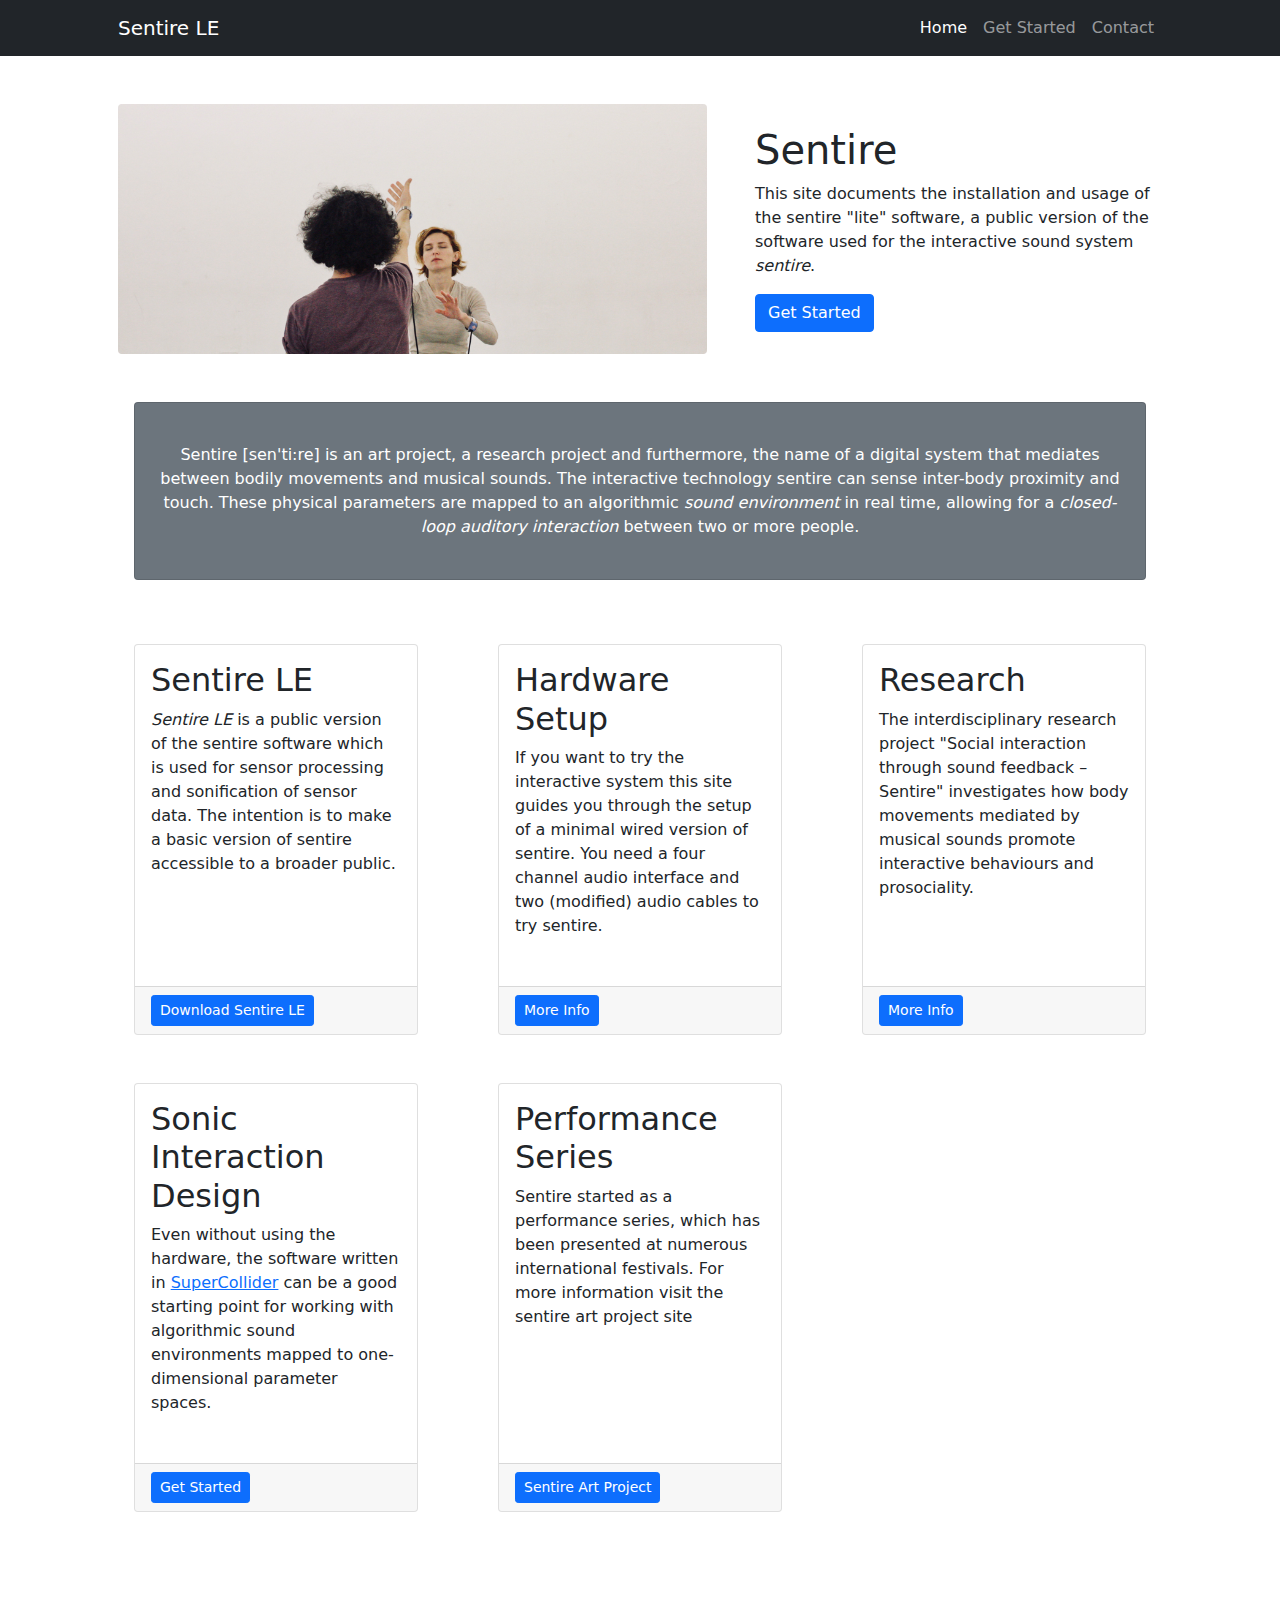
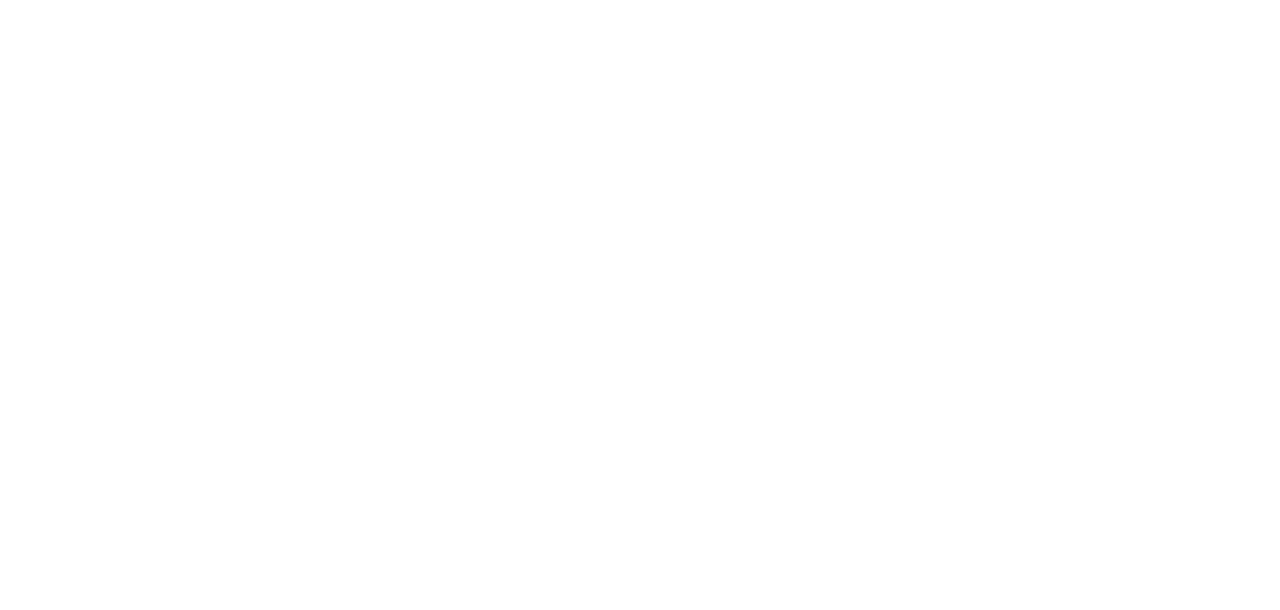
<file: docs/index.html>
<!DOCTYPE html>
<html lang="en">
    <head>
        <meta charset="utf-8" />
        <meta name="viewport" content="width=device-width, initial-scale=1, shrink-to-fit=no" />
        <meta name="description" content="" />
        <meta name="author" content="" />
        <title>Sentire</title>
        <!-- Favicon-->
        <link rel="icon" type="image/x-icon" href="assets/favicon.ico" />
        <!-- Core theme CSS (includes Bootstrap)-->
        <link href="css/styles.css" rel="stylesheet" />
    </head>
    <body>
        <!-- Responsive navbar-->
        <nav class="navbar navbar-expand-lg navbar-dark bg-dark">
            <div class="container px-5">
                <a class="navbar-brand" href="#!">Sentire LE</a>
                <button class="navbar-toggler" type="button" data-bs-toggle="collapse" data-bs-target="#navbarSupportedContent" aria-controls="navbarSupportedContent" aria-expanded="false" aria-label="Toggle navigation"><span class="navbar-toggler-icon"></span></button>
                <div class="collapse navbar-collapse" id="navbarSupportedContent">
                    <ul class="navbar-nav ms-auto mb-2 mb-lg-0">
                        <li class="nav-item"><a class="nav-link active" aria-current="page" href="#!">Home</a></li>
                        <li class="nav-item"><a class="nav-link" href="getting-started.html">Get Started</a></li>
                        <li class="nav-item"><a class="nav-link" href="#!">Contact</a></li>
                    </ul>
                </div>
            </div>
        </nav>
        <!-- Page Content-->
        <div class="container px-4 px-lg-5">
            <!-- Heading Row-->
            <div class="row gx-4 gx-lg-5 align-items-center my-5">
                <div class="col-lg-7"><img class="img-fluid rounded mb-4 mb-lg-0" src="assets/sentire_front.jpg" alt="..." /></div>
                <div class="col-lg-5">
                    <h1 class="font-weight-light">Sentire</h1>
                    <p>This site documents the installation and usage of the sentire "lite" software, a public version of the software used for the interactive sound system <i>sentire</i>.
                    </p>
                    <a class="btn btn-primary" href="getting-started.html">Get Started</a>
                </div>
            </div>
            <!-- Call to Action-->
            <div class="card text-white bg-secondary my-5 py-4 text-center">
                <div class="card-body"><p class="text-white m-0">Sentire [sen'ti:re] is an art project, a research project and furthermore, the name of a digital system that mediates between bodily movements and musical sounds. The interactive technology sentire can sense inter-body proximity and touch.

                These physical parameters are mapped to an algorithmic <i>sound environment</i> in real time, allowing for a <i>closed-loop auditory interaction</i> between two or more people.
                </p></div>
            </div>
            <!-- Content Row-->
            <div class="row gx-4 gx-lg-5">
                <div class="col-md-4 mb-5">
                    <div class="card h-100">
                        <div class="card-body">
                            <h2 class="card-title">Sentire LE</h2>
                            <p class="card-text"><i>Sentire LE</i> is a public version of the sentire software which is used for sensor processing and sonification of sensor data. The intention is to make a basic version of sentire accessible to a broader public. 
                            </p>
                        </div>
                        <div class="card-footer"><a class="btn btn-primary btn-sm" href="getting-started.html">Download Sentire LE</a></div>
                    </div>
                </div>
                <div class="col-md-4 mb-5">
                    <div class="card h-100">
                        <div class="card-body">
                            <h2 class="card-title">Hardware Setup</h2>
                            <p class="card-text">If you want to try the interactive system this site guides you through the setup of a minimal wired version of sentire. You need a four channel audio interface and two (modified) audio cables to try sentire. </p>
                        </div>
                        <div class="card-footer"><a class="btn btn-primary btn-sm" href="getting-started.html">More Info</a></div>
                    </div>
                </div>
                <div class="col-md-4 mb-5">
                    <div class="card h-100">
                        <div class="card-body">
                            <h2 class="card-title">Research</h2>
                            <p class="card-text">The interdisciplinary research project "Social interaction through sound feedback – Sentire" investigates how body movements mediated by musical sounds promote interactive behaviours and prosociality.</p>
                        </div>
                        <div class="card-footer"><a class="btn btn-primary btn-sm" target=”_blank” href="https://www.musikundmedien.hu-berlin.de/de/musikwissenschaft/systematik/projekte/sentire-soziale-interaktion-durch-klang-feedback">More Info</a></div>
                    </div>
                </div>
                <div class="col-md-4 mb-5">
                    <div class="card h-100">
                        <div class="card-body">
                            <h2 class="card-title">Sonic Interaction Design</h2>
                            <p class="card-text">Even without using the hardware, the software written in 
                                <a href="https://supercollider.github.io/">SuperCollider</a> can be a good starting point for working with algorithmic sound environments mapped to one-dimensional parameter spaces. </p>
                        </div>
                        <div class="card-footer"><a class="btn btn-primary btn-sm" href="getting-started.html">Get Started</a></div>
                    </div>
                </div>
                <div class="col-md-4 mb-5">
                    <div class="card h-100">
                        <div class="card-body">
                            <h2 class="card-title">Performance Series</h2>
                            <p class="card-text">Sentire started as a performance series, which has been presented at numerous international festivals. For more information visit the sentire art project site
                            </p>
                        </div>
                        <div class="card-footer"><a class="btn btn-primary btn-sm" target=”_blank” href="https://sentire.me/">Sentire Art Project</a></div>
                    </div>
                </div>
            </div>

            <!-- Video -->
            <div class="col align-items-center px-3 my-5">
                <div class="embed-responsive embed-responsive-16by9">
                    <div style="padding:56.25% 0 0 0;position:relative;"><iframe src="https://player.vimeo.com/video/718632271?h=a94bbb5393" style="position:absolute;top:0;left:0;width:100%;height:100%;" frameborder="0" allow="autoplay; fullscreen; picture-in-picture" allowfullscreen></iframe></div><script src="https://player.vimeo.com/api/player.js"></script>
                </div>
            </div>
              
        </div>
        <!-- Footer-->
        <div id="footer"></div>

        <!-- Bootstrap core JS-->
        <script src="https://cdn.jsdelivr.net/npm/bootstrap@5.1.3/dist/js/bootstrap.bundle.min.js"></script>
        
        <!-- JQuery -->
        <script 
            src="https://code.jquery.com/jquery-3.3.1.js"
            integrity="sha256-2Kok7MbOyxpgUVvAk/HJ2jigOSYS2auK4Pfzbm7uH60="
            crossorigin="anonymous"></script>
        
        <!-- Core theme JS-->
        <script src="js/scripts.js"></script>


    </body>
</html>
</file>
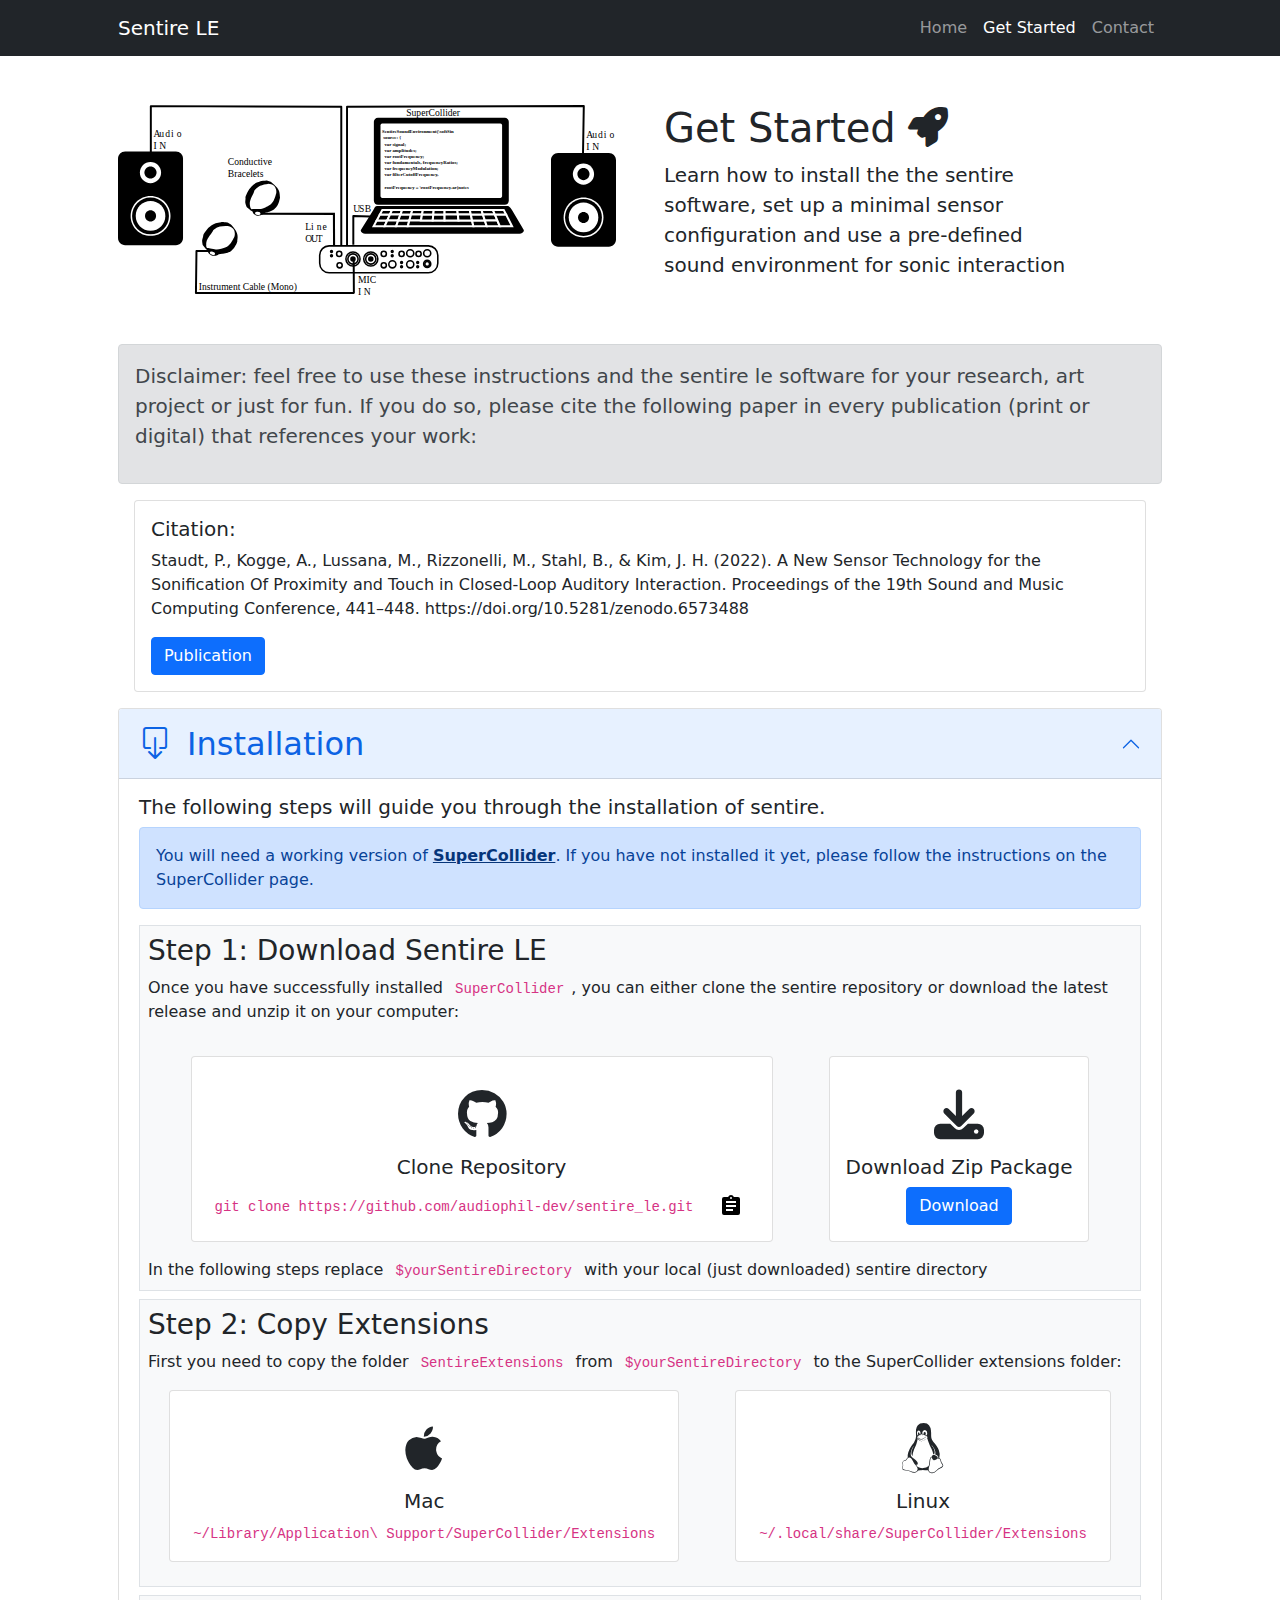
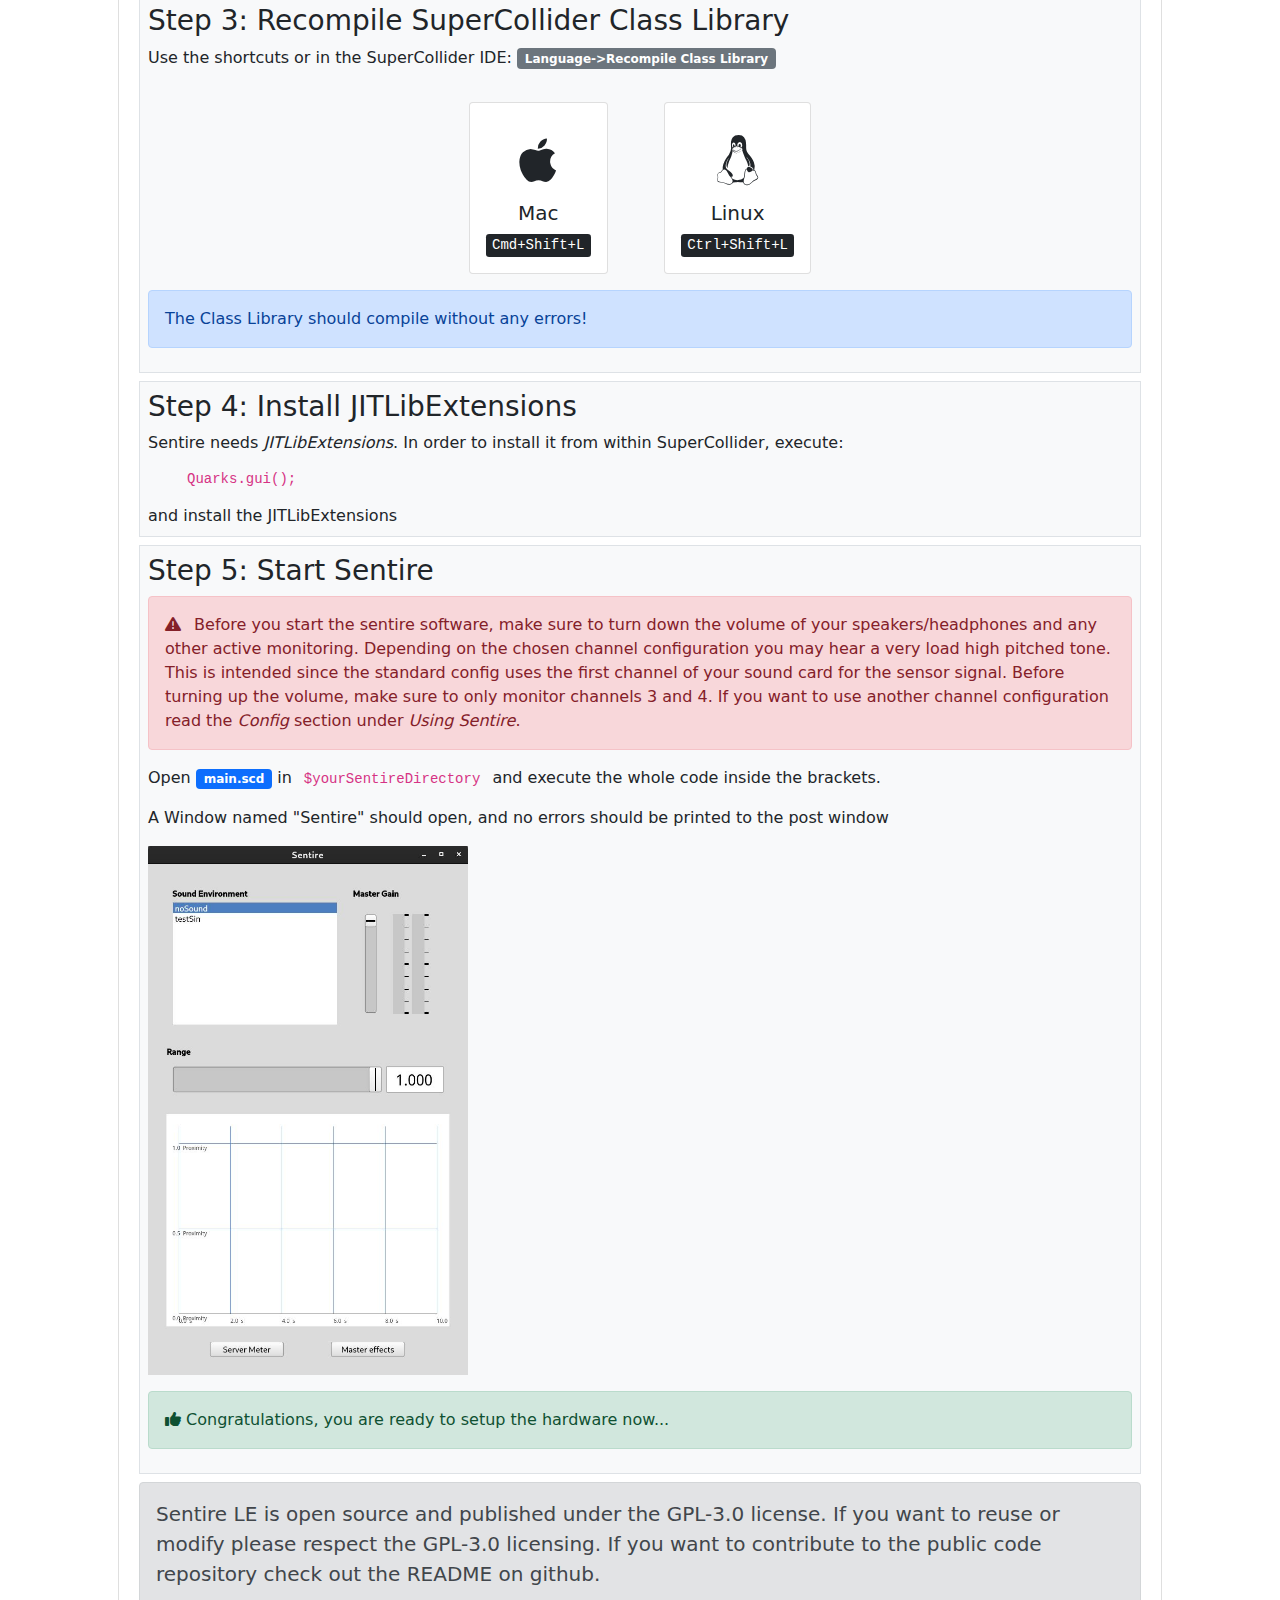
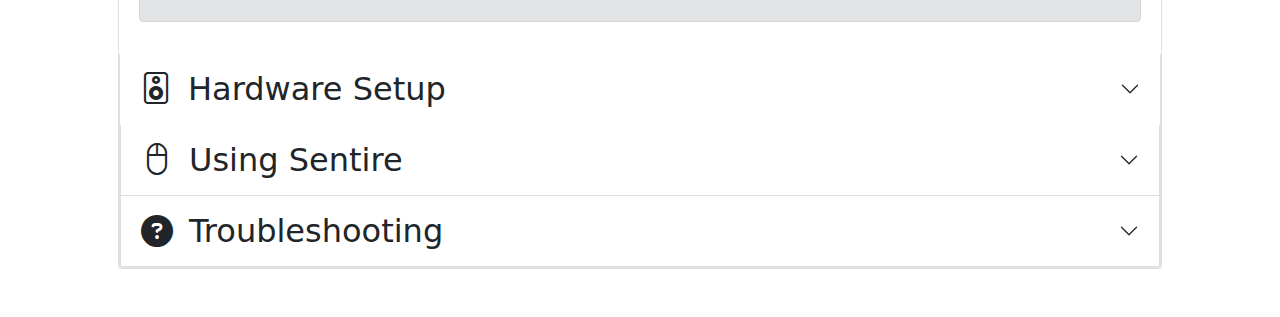
<file: docs/getting-started.html>
<!DOCTYPE html>
<html lang="en">

<head>
    <meta charset="utf-8" />
    <meta name="viewport" content="width=device-width, initial-scale=1, shrink-to-fit=no" />
    <meta name="description" content="" />
    <meta name="author" content="" />
    <title>Sentire</title>

    <!-- Bootstrap Font Icon CSS -->
    <link rel="stylesheet" href="https://cdn.jsdelivr.net/npm/bootstrap-icons@1.5.0/font/bootstrap-icons.css">
    <!-- Favicon-->
    <link rel="icon" type="image/x-icon" href="assets/favicon.ico" />
    <!-- Core theme CSS (includes Bootstrap)-->
    <link href="css/styles.css" rel="stylesheet" />

    <!-- Font Awesome -->
    <!--link href="//netdna.bootstrapcdn.com/font-awesome/5.13.0/css/font-awesome.css" rel="stylesheet"-->
    <link rel="stylesheet" href="https://cdnjs.cloudflare.com/ajax/libs/font-awesome/6.1.1/css/all.min.css">
</head>

<body>
    <!-- Responsive navbar-->
    <nav class="navbar navbar-expand-lg navbar-dark bg-dark" id="navigationBar">
        <div class=" container px-5">
            <a class="navbar-brand" href="#!">Sentire LE</a>
            <button class="navbar-toggler" type="button" data-bs-toggle="collapse"
                data-bs-target="#navbarSupportedContent" aria-controls="navbarSupportedContent" aria-expanded="false"
                aria-label="Toggle navigation"><span class="navbar-toggler-icon"></span></button>
            <div class="collapse navbar-collapse" id="navbarSupportedContent">
                <ul class="navbar-nav ms-auto mb-2 mb-lg-0">
                    <li class="nav-item"><a class="nav-link" href="index.html">Home</a></li>
                    <li class="nav-item"><a class="nav-link active" aria-current="page" href="#!">Get Started</a></li>
                    <li class="nav-item"><a class="nav-link" href="#!">Contact</a></li>
                </ul>
            </div>
        </div>
    </nav>
    <!-- Page Content-->
    <div class="container px-4 px-lg-5">
        <!-- Heading Row-->
        <div class="row gx-4 gx-lg-5 align-items-center my-5">
            <div class="col-lg-6"><img class="img-fluid rounded mb-4 mb-lg-0" src="assets/setup.svg" /></div>
            <div class="col-lg-5">
                <h1 class="font-weight-light">Get Started <i class='fa fa-rocket'></i></h1>
                <p class="lead">Learn how to install the the sentire software, set up a minimal sensor configuration and
                    use a pre-defined sound environment for sonic interaction</p>
            </div>
        </div>

        <!-- Disclaimer -->
        <div class="alert alert-secondary fs-5" role="alert">
            <p>Disclaimer: feel free to use these instructions and the sentire le software for your research, art
                project or just for fun. If you do so, please cite the following paper in every publication (print or
                digital) that references your work:
            </p>
        </div>

        <div class="row-lg-5">
            <div class="card" style="width: auto;">
                <div class="card-body">
                    <h5 class="card-title">Citation:</h5>
                    <p class="card-text">
                        Staudt, P., Kogge, A., Lussana, M., Rizzonelli, M., Stahl, B., & Kim, J. H. (2022). A New Sensor
                        Technology for the Sonification Of Proximity and Touch in Closed-Loop Auditory Interaction.
                        Proceedings of the 19th Sound and Music Computing Conference, 441–448.
                        https://doi.org/10.5281/zenodo.6573488</p>
                    <a href="https://doi.org/10.5281/zenodo.6573488" target="_blank"
                        class="btn btn-primary">Publication</a>
                </div>
            </div>
        </div>

        <!-- #Accordion -->
        <div class="accordion" id="accordionInstruction">
            <div class="accordion-item">
                <h2 class="accordion-header" id="Installation">
                    <button class="accordion-button" type="button" data-bs-toggle="collapse"
                        data-bs-target="#collapseOne" aria-expanded="true" aria-controls="collapseOne">
                        <i class="bi-box-arrow-down" style="padding-right: 1rem"></i> Installation
                    </button>
                </h2>

                <div id="collapseOne" class="accordion-collapse collapse show" aria-labelledby="Installation"
                    data-bs-parent="#accordionExample">
                    <!-- Accordion Body-->
                    <div class="accordion-body">
                        <h5>The following steps will guide you through the installation of sentire.</h5>
                        <div class="alert alert-primary" role="alert" style="width:auto">
                            You will need a working version of <a href="https://supercollider.github.io"
                                class="alert-link">SuperCollider</a>. If you have not installed it yet, please
                            follow the instructions on the SuperCollider page.
                        </div>

                        <!--Step 1: Download-->
                        <div class="p-2 mb-2 bg-light border">
                            <h3>Step 1: Download Sentire LE</h3>

                            <div class="d-grid gap-1">

                                <p>Once you have successfully installed <code>SuperCollider</code>, you can either
                                    clone the sentire repository or download the latest release and
                                    unzip it on your computer:</p>

                            </div>

                            <div class="row justify-content-md-center">
                                <div class="col-md-auto d-flex align-items-stretch">
                                    <div class="card text-center" style="width: auto;">
                                        <div class="card-body">
                                            <i class='fa-brands fa-github' style='font-size:50px; margin: 1rem'></i>
                                            <h5 class="card-title">Clone Repository</h5>
                                            <p class="card-text">
                                                <Code>git clone https://github.com/audiophil-dev/sentire_le.git</Code>
                                                <button type="button"
                                                    class="btn btn-default btn-copy js-tooltip js-copy"
                                                    data-toggle="tooltip" data-placement="bottom"
                                                    data-copy="git clone https://github.com/audiophil-dev/sentire_le.git"
                                                    title="Copy to clipboard">
                                                    <!-- icon from google's material design library -->
                                                    <svg class="icon" xmlns="http://www.w3.org/2000/svg"
                                                        xmlns:xlink="http://www.w3.org/1999/xlink" version="1.1"
                                                        width="24" height="24" viewBox="0 0 24 24">
                                                        <path
                                                            d="M17,9H7V7H17M17,13H7V11H17M14,17H7V15H14M12,3A1,1 0 0,1 13,4A1,1 0 0,1 12,5A1,1 0 0,1 11,4A1,1 0 0,1 12,3M19,3H14.82C14.4,1.84 13.3,1 12,1C10.7,1 9.6,1.84 9.18,3H5A2,2 0 0,0 3,5V19A2,2 0 0,0 5,21H19A2,2 0 0,0 21,19V5A2,2 0 0,0 19,3Z" />
                                                    </svg>
                                                </button>
                                            </p>
                                        </div>
                                    </div>
                                </div>
                                <div class="col-md-auto d-flex align-items-stretch">
                                    <div class="card text-center" style="width: auto;">
                                        <div class="card-body">
                                            <i class='fa fa-download' style='font-size:50px; margin: 1rem'></i>
                                            <h5 class="card-title">Download Zip Package</h5>
                                            <p class="card-text mx-auto">
                                                <a href="https://github.com/audiophil-dev/sentire_le/archive/refs/heads/master.zip"
                                                    class="btn btn-primary">Download</a>
                                        </div>
                                    </div>
                                </div>
                            </div>

                            In the following steps replace <code>$yourSentireDirectory</code> with your local (just
                            downloaded) sentire directory


                        </div>
                        <div class="p-2 mb-2 bg-light border">
                            <h3>Step 2: Copy Extensions</h3>

                            First you need to copy the folder <code>SentireExtensions</code> from
                            <code>$yourSentireDirectory</code> to the SuperCollider extensions folder:

                            <div class="row justify-content-md-center">
                                <div class="col-md-auto d-flex align-items-stretch">
                                    <div class="card text-center" style="width: auto;">
                                        <div class="card-body">
                                            <i class='fa-brands fa-apple' style='font-size:50px; margin: 1rem'></i>
                                            <h5 class="card-title">Mac</h5>
                                            <p class="card-text">
                                                <Code>~/Library/Application\ Support/SuperCollider/Extensions</Code>
                                            </p>
                                        </div>
                                    </div>
                                </div>

                                <div class="col-md-auto d-flex align-items-stretch">

                                    <div class="card text-center" style="width: auto;">
                                        <div class="card-body">
                                            <i class='fa-brands fa-linux' style='font-size:50px; margin: 1rem'></i>
                                            <h5 class="card-title">Linux</h5>
                                            <p class="card-text">
                                                <Code>~/.local/share/SuperCollider/Extensions</Code>
                                        </div>
                                    </div>
                                </div>
                            </div>

                        </div>
                        <!--Step 3-->
                        <div class="p-2 mb-2 bg-light border">
                            <h3>Step 3: Recompile SuperCollider Class Library</h3>

                            <p>
                                Use the shortcuts or in the SuperCollider IDE:
                                <span class="badge bg-secondary" style="white-space: normal;">Language->Recompile Class
                                    Library</span>
                            </p>

                            <div class="row justify-content-md-center">
                                <div class="col-md-auto d-flex align-items-stretch">

                                    <div class="card text-center" style="width: auto;">
                                        <div class="card-body">
                                            <i class='fa-brands fa-apple' style='font-size:50px; margin: 1rem'></i>
                                            <h5 class="card-title">Mac</h5>
                                            <p class="card-text">
                                                <kbd>Cmd+Shift+L</kbd>
                                            </p>
                                        </div>
                                    </div>
                                </div>

                                <div class="col-md-auto d-flex align-items-stretch">

                                    <div class="card text-center" style="width: auto;">
                                        <div class="card-body">
                                            <i class='fa-brands fa-linux' style='font-size:50px; margin: 1rem'></i>
                                            <h5 class="card-title">Linux</h5>
                                            <p class="card-text">
                                                <kbd>Ctrl+Shift+L</kbd>
                                        </div>
                                    </div>
                                </div>
                            </div>


                            <div class="alert alert-primary" role="alert">
                                The Class Library should compile without any errors!
                            </div>
                        </div>

                        <!--Step 4-->
                        <div class="p-2 mb-2 bg-light border">
                            <h3>Step 4: Install JITLibExtensions</h3>

                            Sentire needs <i>JITLibExtensions</i>. In order to install it from within SuperCollider,
                            execute:

                            <pre><code>Quarks.gui();</code></pre>

                            and install the JITLibExtensions

                        </div>

                        <!--Step 5-->
                        <div class="p-2 mb-2 bg-light border">
                            <h3>Step 5: Start Sentire</h3>

                            <div class="alert alert-danger" role="alert">
                                <i class='fa fa-warning' style="padding-right:0.5rem"></i>
                                Before you start the sentire software, make sure to turn down the volume of your
                                speakers/headphones and any other active monitoring. Depending on the chosen channel
                                configuration you may hear a very load high pitched tone. This is intended since the
                                standard config uses the first channel of your sound card for the sensor signal. Before
                                turning up the volume, make sure to only monitor channels 3 and 4. If you want to use
                                another channel configuration read the <i>Config</i> section under <i>Using Sentire</i>.
                            </div>

                            <p>
                                Open <span class="badge bg-primary">main.scd</span> in
                                <code>$yourSentireDirectory</code> and execute the whole code inside the brackets.
                            </p>

                            <p>
                                A Window named "Sentire" should open, and no errors should be printed to the post window
                            </p>

                            <p>
                                <img src="assets/sentire_software.jpeg" class="img-fluid" alt="Responsive image"
                                    style="width: 20rem;">
                            </p>

                            <div class="alert alert-success" role="alert">
                                <i class='fa fa-thumbs-up'></i>
                                Congratulations, you are ready to setup the hardware now...
                            </div>

                        </div>

                        <div class="alert alert-secondary fs-5" role="alert">
                            <p>Sentire LE is open source and published under the GPL-3.0 license. If you want to reuse
                                or modify please respect the GPL-3.0 licensing. If you want to contribute to the public
                                code repository check out the README on github.
                            </p>
                        </div>
                    </div>

                </div>
                <div class="accordion-item">
                    <h2 class="accordion-header" id="headingTwo">
                        <button class="accordion-button collapsed" type="button" data-bs-toggle="collapse"
                            data-bs-target="#collapseTwo" aria-expanded="false" aria-controls="collapseTwo">
                            <i class="bi-speaker" style="padding-right: 1rem"></i>Hardware Setup
                        </button>
                    </h2>
                    <div id="collapseTwo" class="accordion-collapse collapse" aria-labelledby="headingTwo"
                        data-bs-parent="#accordionExample">
                        <div class="accordion-body">
                            <div class="alert alert-secondary" role="alert">
                                For a minimal sentire setup you need two instrument cables an audio interface with at
                                least three output channels and one input channel with pre-amplification (MIC input)

                            </div>

                            <h3>Cables</h3>

                            You can use any (audio) cable as a basis, but we recommend to use TRS Cables (standard
                            instrument cable with Jack connectors).


                            <div class="row">
                                <div class="col">
                                    <div class="card text-center" style="max-width: 15rem;">
                                        <img src="assets/sentire_cable.jpeg" class="card-img"
                                            style="height:auto; max-width: 15rem;">
                                        <div class="card-body">
                                            <h5 class="card-title">Professional Solution</h5>
                                            <p class="card-text">
                                                We use thin instrument cables with a TRS connector on the one side and a
                                                conductive wristband (ESD Wristband) fixed to the other side.
                                            </p>
                                        </div>
                                    </div>
                                </div>

                                <div class="col">
                                    <div class="card text-center" style="max-width: 15rem;">
                                        <div class="card-body">
                                            <i class="bi-tools" style='font-size:7rem'></i>
                                            <h5 class="card-title">DIY Solution</h5>

                                            <p class="card-text"> Take an old instrument cable with Jack connectors
                                                (TRS). Optionally cut one end. You can attach anything that conducts to
                                                the "hot" wire of the cable.
                                            </p>
                                        </div>
                                    </div>
                                </div>
                            </div>


                            <h3>Connections to the audio interface</h3>

                            <p>Connect one cable to the first mic input (channel 1) of your audio interface, the
                                other
                                to the first line output (channel 1). Connect your speaker or sound system to line
                                out
                                channels 3 and 4.
                            </p>

                            <div class="alert alert-warning" role="alert">
                                <i class='fa fa-info' style="padding-right:1rem"></i>
                                If you want to use another channel configuration, you need to change the
                                configuration
                                of the sentire software (see next section).
                            </div>
                        </div>
                    </div>
                    <div class="accordion-item">
                        <h2 class="accordion-header" id="usingSentire">
                            <button class="accordion-button collapsed" type="button" data-bs-toggle="collapse"
                                data-bs-target="#collapseThree" aria-expanded="false" aria-controls="collapseThree">
                                <i class="bi-mouse2" style="padding-right: 1rem"></i>
                                Using Sentire
                            </button>
                        </h2>
                        <div id="collapseThree" class="accordion-collapse collapse" aria-labelledby="hardwareSetup"
                            data-bs-parent="#accordionExample">
                            <div class="accordion-body">
                                <p>Once you have successfully installed sentire LE and you have setup the hardware (see
                                    sections aboce), you are ready to try the interactive proximity sensing.</p>
                                <h3>Choosing a Sound Environment</h3>

                                <p>We call the set of parameters that defines the sonic quality of the interaction a
                                    sound environment (SE) [1]. A SE results from predefined artistic decisions
                                    concerning sound design and algorithmic composition combined with a specific
                                    parameter mapping.
                                </p>

                                <p>Sentire LE comes with two pre-defined SEs: <i>testSin</i> and <i>softSin</i></p>

                                <dl class="row">
                                    <dt class="col-sm-3">testSin</dt>
                                    <dd class="col-sm-9">A very simple (and yet unpleasent sounding) SE made for testing
                                        and demonstration purposes. Basically a simple sine wave with its frequency
                                        mapped to proximity </dd>

                                    <dt class="col-sm-3">softSin</dt>
                                    <dd class="col-sm-9">
                                        <p>A SE based on a series of harmonic sine frequencies. The composition of the
                                            different fundamental frequencies is mapped to proximity. Touch events
                                            trigger change the root frequency. Although this SE still sounds unpleasent
                                            to many persons, it is a very good example demonstrating the felt agency
                                            when using sentire.</p>
                                    </dd>
                                </dl>


                                <div class="col-lg-8 d-flex align-items-stretch">

                                    <div class="card text" id="switchingSEs">
                                        <div class="card-body">
                                            <h5 class="card-title" style="display: flex; align-items: center"><i
                                                    class="bi-music-note-beamed fs-3 pe-2"></i>
                                                Switching between sound environments</h5>

                                            <p class="card-text">If you want to change the current sound environment,
                                                just
                                                click on the name of the SE you want to select. If you want to disable
                                                the
                                                sound, select
                                                <i>noSound</i>
                                            </p>
                                        </div>
                                    </div>
                                </div>

                                <p>If you want to program your own SE or modify an existing SE, read section
                                    <a href="TODO:addlink" target="_blank">Sonic Interaction Design with Sentire</a>
                                </p>


                                <div class="card bg-light" style="width: auto;">
                                    <div class="card-body">
                                        <h5 class="card-title"></h5>
                                        <p class="card-text h-6 small">
                                            [1] M. Rizzonelli, J. H. Kim, P. Staudt, and M. Lussana, Fostering Social
                                            Interaction through Sound Feedback: Sentire, Organised Sound, vol. 28, no.
                                            01, pp. 317-326, 2022. https://doi.org/10.1017/S1355771822000024<a
                                                href="https://doi.org/10.1017/S1355771822000024" target="_blank"
                                                class="btn-dark btn-sm ms-2">Link</a></p>
                                    </div>
                                </div>

                                <h3>Master Gain and Effects</h3>

                                <p>You can adjust the volume of the SE with the Master Slider on the right. The meter
                                    next
                                    to the slider shows the output level. If you want to adjust the Audio Effects on the
                                    master output channel, click <i>Master Effects</i>. A new window will open, with
                                    settings for the pre-defined master-effects.
                                </p>

                                <div class=row id="volumeAndFx">
                                    <div class="col-lg-4 d-flex align-items-stretch">
                                        <div class="card text" id="changingVolume" style="width: auto;">
                                            <div class="card-body">
                                                <h5 class="card-title" style="display: flex; align-items: center"><i
                                                        class="bi-volume-up-fill fs-3 pe-2"></i>
                                                    Changing the Volume</h5>
                                                Drag the <i>Master Gain</i> slider on the right
                                            </div>
                                        </div>
                                    </div>

                                    <div class="col-lg-4 d-flex align-items-stretch">
                                        <div class="card text" id="masterEffects" style="width: auto;">
                                            <div class="card-body">
                                                <h5 class="card-title" style="display: flex; align-items: center"><i
                                                        class="bi-sliders fs-3 pe-2"></i>
                                                    Effect Settings</h5>
                                                Click <i>Master effects</i> to adjust the effect settings on the master
                                                channel
                                                <p class="card-text">
                                            </div>
                                        </div>
                                    </div>
                                </div>

                                <h3>Sensor Range</h3>

                                <p>
                                    Using the <i>Range Slider</i>, will change the maximum range of the proximity
                                    sensing. The physical range of the sensor system depends on various factors and is
                                    mapped to a normalised range between 0 and 1. Setting the range slider to 1 will
                                    give you the maximum available range. With a normal consumer grade sound card you
                                    can reach a maximum range of about 4 metres. If the maximum range is to small, try
                                    increasing the pre-amplification of the input channel. Make sure that the input does
                                    not clip. If you experience undefined behavior in the far range, turn down the
                                    pre-amplification a bit.
                                </p>

                                <div class=row id="range">
                                    <div class="col-lg-4 d-flex align-items-stretch">
                                        <div class="card text" id="rangeSlider" style="width: auto;">
                                            <div class="card-body">
                                                <h5 class="card-title" style="display: flex; align-items: center">
                                                    <i class='fa fa-people-arrows fs-3 pe-2'></i> Adjusting the Range
                                                </h5>
                                                Use the <i>Range Slider</i> to adjust the maximum interactive space
                                            </div>
                                        </div>
                                    </div>

                                    <div class="col-lg-4 d-flex align-items-stretch">
                                        <div class="card text" id="pre-amplification" style="width: auto">
                                            <div class="card-body">
                                                <h5 class="card-title" style="display: flex; align-items: center">
                                                    <i class='fa fa-circle-notch fs-3 pe-2'></i> Setting the
                                                    Pre-amplification
                                                </h5>
                                                Increasing the pre-amplification of your audio input can increase the
                                                maximum range
                                                <p class="card-text">
                                            </div>
                                        </div>
                                    </div>
                                </div>

                                <h3>Starting to interact</h3>

                                <p>
                                    If you have selected a sound environment before, click <i>noSound</i> to test the
                                    sensor input before you start the interaction. Each interaction participant wears
                                    one fo the bracelets (if you use the official sentire wires) or touch the end of you
                                    DIY sensor cables. You should see a changing signal in the proximity now. You can
                                    adjust the range before starting the interaction. The pre-defined sentire sound
                                    environments start with silence at the maximum distance. This is the point just
                                    before the proximity graph starts showing a signal.
                                </p>

                                <div class=row id="range">
                                    <div class="col-lg-8 d-flex align-items-stretch">
                                        <div class="card text" id="rangeSlider" style="width: auto;">
                                            <div class="card-body">
                                                <h5 class="card-title" style="display: flex; align-items: center">
                                                    <i class='fa fa-circle-info fs-3 pe-2'></i> Start in the far range
                                                </h5>
                                                Usually it's best to start the interaction in the "far" range, with no
                                                sound, and to slowly approch each other.
                                            </div>
                                        </div>
                                    </div>
                                </div>

                                <div class="alert alert-success" role="alert">
                                    <i class='fa fa-thumbs-up'></i>
                                    Congratulations, you know now how to use sentire and are ready interact.
                                </div>
                            </div>
                        </div>
                    </div>

                    <div class="accordion-item">
                        <h2 class="accordion-header" id="headingFour">
                            <button class="accordion-button collapsed" type="button" data-bs-toggle="collapse"
                                data-bs-target="#collapseFour" aria-expanded="false" aria-controls="collapseFour">
                                <i class="fa fa-circle-question" style="padding-right: 1rem"></i>Troubleshooting
                            </button>
                        </h2>
                    </div>

                    <div id="collapseFour" class="accordion-collapse collapse" aria-labelledby="headingFour"
                        data-bs-parent="#accordionExample">
                        <div class="accordion-body">
                            <div class="alert alert-primary" role="alert">
                                <i class="fa fa-person-digging" style="padding-right: 1rem"></i>
                                This section is still under construction. If you face any problems using the sentire
                                software please post an issue on the <a
                                    href="https://github.com/audiophil-dev/sentire_le/issues" target="_blank">sentire
                                    github page</a>
                            </div>
                        </div>
                    </div>
                </div>

            </div>
        </div>
    </div>
    <!-- endAccordion -->

    </div>

    <!-- Footer-->
    <div id="footer"></div>

    <!-- Bootstrap core JS-->
    <script src="https://cdn.jsdelivr.net/npm/bootstrap@5.1.3/dist/js/bootstrap.bundle.min.js"></script>
    <!-- Core theme JS-->
    <script src="https://code.jquery.com/jquery-3.3.1.js"
        integrity="sha256-2Kok7MbOyxpgUVvAk/HJ2jigOSYS2auK4Pfzbm7uH60=" crossorigin="anonymous"></script>
    <script src="https://cdn.jsdelivr.net/npm/popper.js@1.16.0/dist/umd/popper.min.js"
        integrity="sha384-Q6E9RHvbIyZFJoft+2mJbHaEWldlvI9IOYy5n3zV9zzTtmI3UksdQRVvoxMfooAo"
        crossorigin="anonymous"></script>
    <script src="https://cdn.jsdelivr.net/npm/bootstrap@4.4.1/dist/js/bootstrap.min.js"
        integrity="sha384-wfSDF2E50Y2D1uUdj0O3uMBJnjuUD4Ih7YwaYd1iqfktj0Uod8GCExl3Og8ifwB6"
        crossorigin="anonymous"></script>
    <!--script src='https://kit.fontawesome.com/a076d05399.js' crossorigin='anonymous'></script-->
    <script src="js/scripts.js"></script>
</body>

</html>
</file>
